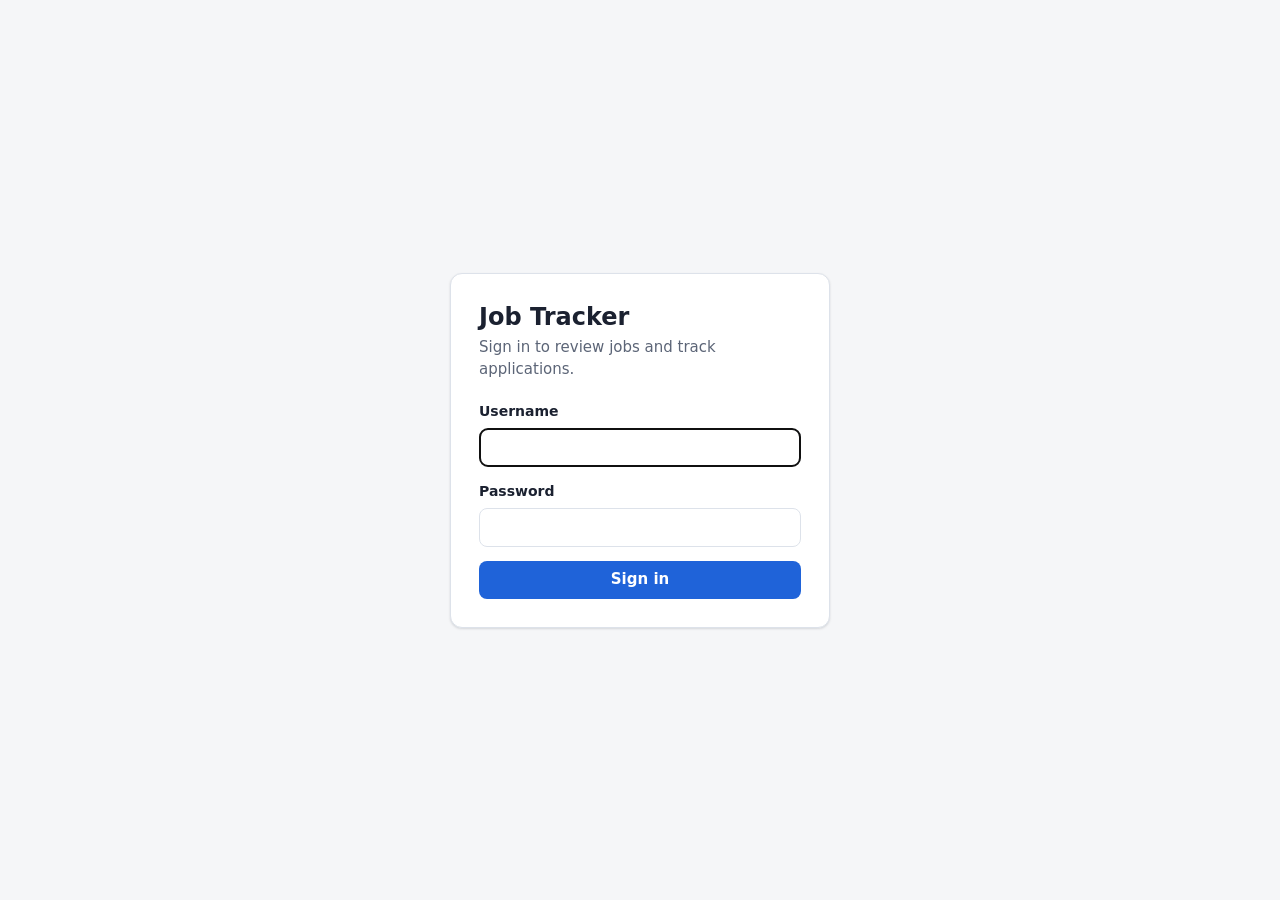
<file: index.html>
<!doctype html>
<html lang="en">
<head>
  <meta charset="utf-8">
  <meta name="viewport" content="width=device-width, initial-scale=1">
  <meta http-equiv="Content-Security-Policy" content="default-src 'self'; connect-src 'self' https://api.github.com; img-src 'self' data:; style-src 'self'; script-src 'self'; object-src 'none'; base-uri 'none'">
  <meta name="referrer" content="no-referrer">
  <meta name="robots" content="noindex, nofollow">
  <title>Job Tracker</title>
  <link rel="icon" href="data:,">
  <link rel="stylesheet" href="styles.css">
  <script type="module" src="js/main.js"></script>
</head>
<body>
  <main id="login-view" class="login-view" hidden>
    <form id="login-form" class="login-card" autocomplete="on">
      <h1>Job Tracker</h1>
      <p class="muted">Sign in to review jobs and track applications.</p>
      <label class="field">
        <span>Username</span>
        <input id="login-username" name="username" autocomplete="username" required>
      </label>
      <label class="field">
        <span>Password</span>
        <input id="login-password" name="password" type="password" autocomplete="current-password" required>
      </label>
      <p id="login-error" class="form-error" role="alert" hidden></p>
      <button id="login-submit" class="btn btn-primary btn-block" type="submit">Sign in</button>
      <p id="setup-note" class="setup-note" hidden>
        This tracker isn't set up yet. Open <a href="setup.html">setup</a> to create your login.
      </p>
    </form>
  </main>

  <div id="app-view" class="app" hidden>
    <header class="topbar">
      <div>
        <h1 class="brand">Job Tracker</h1>
        <p id="last-run" class="muted small"></p>
      </div>
      <div class="topbar-actions">
        <button id="refresh-btn" class="btn btn-secondary btn-sm" type="button">Refresh</button>
        <button id="signout-btn" class="btn btn-ghost btn-sm" type="button">Sign out</button>
      </div>
    </header>

    <div id="pending-banner" class="banner" hidden>
      <span id="pending-text"></span>
      <button id="pending-btn" class="btn btn-primary btn-sm" type="button">Confirm applications</button>
    </div>

    <nav id="tabs" class="tabs" role="tablist" aria-label="Job lists"></nav>

    <div class="filters">
      <input id="search" class="input" type="search" placeholder="Search title, company, location…" aria-label="Search jobs">
      <select id="country" class="input" aria-label="Filter by country"></select>
    </div>

    <section id="content" role="tabpanel"></section>
  </div>

  <dialog id="apply-dialog" class="dialog" aria-labelledby="apply-title">
    <h2 id="apply-title">Did you apply?</h2>
    <p class="muted">You opened these job sites. Tick the ones you applied to and they'll move to your pipeline.</p>
    <ul id="apply-list" class="apply-list"></ul>
    <div class="dialog-actions">
      <button id="apply-later" class="btn btn-ghost" type="button">Ask me later</button>
      <button id="apply-confirm" class="btn btn-primary" type="button">Mark as applied</button>
    </div>
  </dialog>

  <div id="toast" class="toast" role="status" aria-live="polite"></div>
</body>
</html>
</file>
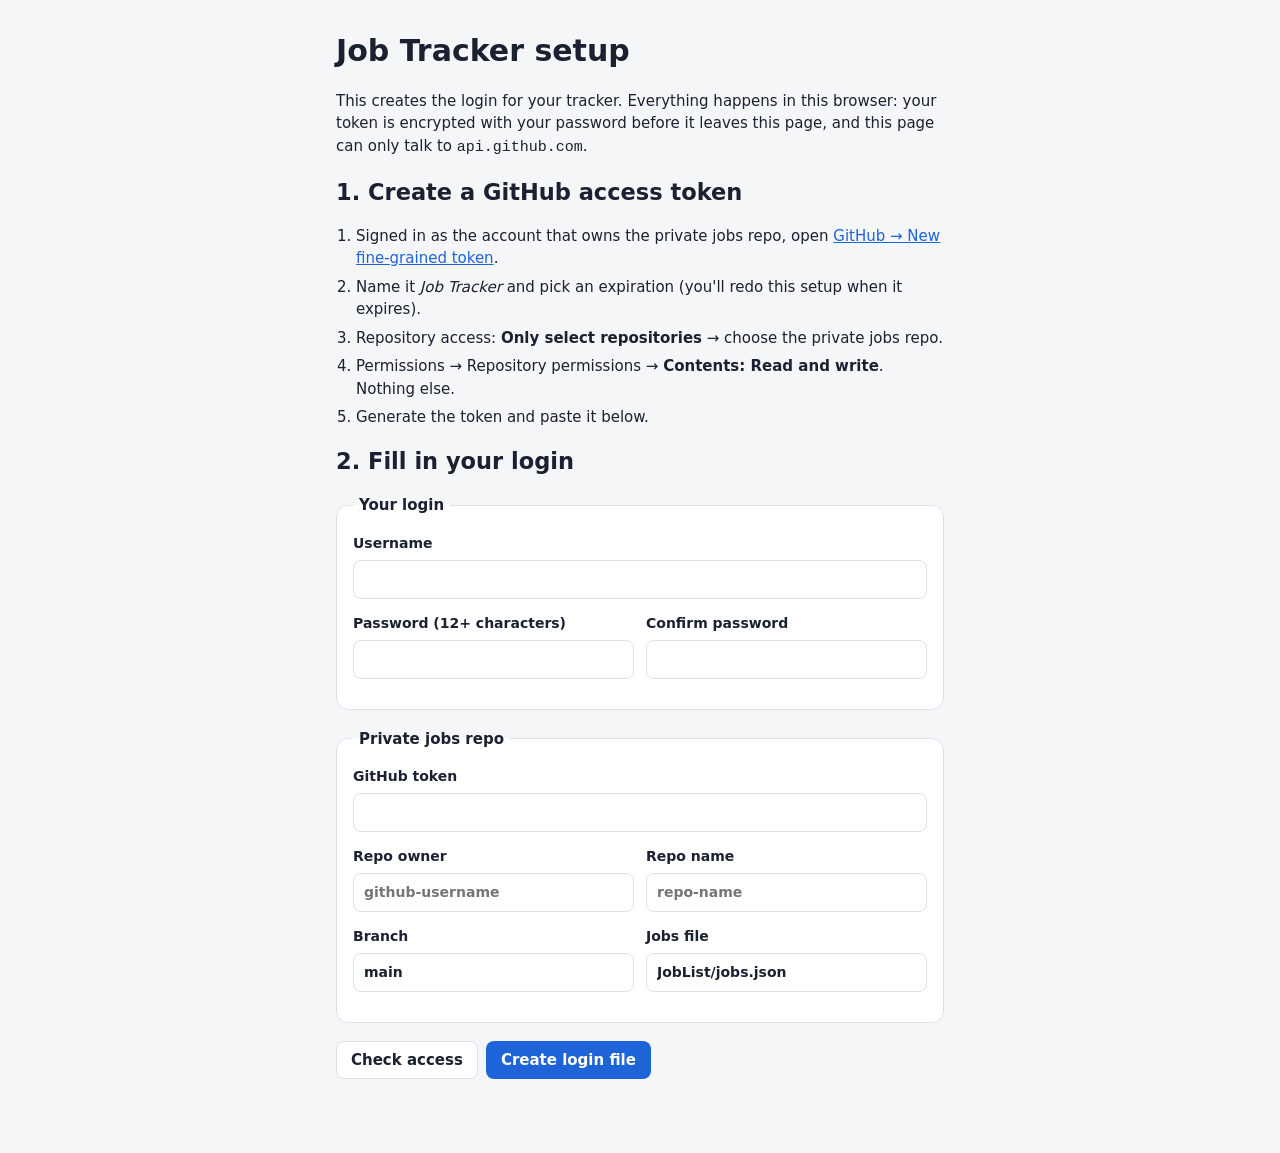
<file: setup.html>
<!doctype html>
<html lang="en">
<head>
  <meta charset="utf-8">
  <meta name="viewport" content="width=device-width, initial-scale=1">
  <meta http-equiv="Content-Security-Policy" content="default-src 'self'; connect-src https://api.github.com; img-src 'self' data:; style-src 'self'; script-src 'self'; object-src 'none'; base-uri 'none'">
  <meta name="referrer" content="no-referrer">
  <meta name="robots" content="noindex, nofollow">
  <title>Job Tracker Setup</title>
  <link rel="icon" href="data:,">
  <link rel="stylesheet" href="styles.css">
  <script type="module" src="js/setup.js"></script>
</head>
<body>
  <main class="setup">
    <h1>Job Tracker setup</h1>
    <p>This creates the login for your tracker. Everything happens in this browser: your token is encrypted
      with your password before it leaves this page, and this page can only talk to <code>api.github.com</code>.</p>

    <h2>1. Create a GitHub access token</h2>
    <ol>
      <li>Signed in as the account that owns the private jobs repo, open
        <a href="https://github.com/settings/personal-access-tokens/new" target="_blank" rel="noopener noreferrer">GitHub → New fine-grained token</a>.</li>
      <li>Name it <em>Job Tracker</em> and pick an expiration (you'll redo this setup when it expires).</li>
      <li>Repository access: <strong>Only select repositories</strong> → choose the private jobs repo.</li>
      <li>Permissions → Repository permissions → <strong>Contents: Read and write</strong>. Nothing else.</li>
      <li>Generate the token and paste it below.</li>
    </ol>

    <h2>2. Fill in your login</h2>
    <form id="setup-form" autocomplete="off">
      <fieldset>
        <legend>Your login</legend>
        <label class="field"><span>Username</span><input id="username" class="input" required></label>
        <div class="field-row">
          <label class="field"><span>Password (12+ characters)</span><input id="password" class="input" type="password" autocomplete="new-password" minlength="12" required></label>
          <label class="field"><span>Confirm password</span><input id="confirm" class="input" type="password" autocomplete="new-password" required></label>
        </div>
      </fieldset>
      <fieldset>
        <legend>Private jobs repo</legend>
        <label class="field"><span>GitHub token</span><input id="token" class="input" type="password" autocomplete="off" required></label>
        <div class="field-row">
          <label class="field"><span>Repo owner</span><input id="owner" class="input" placeholder="github-username" required></label>
          <label class="field"><span>Repo name</span><input id="repo" class="input" placeholder="repo-name" required></label>
        </div>
        <div class="field-row">
          <label class="field"><span>Branch</span><input id="branch" class="input" value="main"></label>
          <label class="field"><span>Jobs file</span><input id="jobs-path" class="input" value="JobList/jobs.json"></label>
        </div>
      </fieldset>
      <div class="button-row">
        <button id="check" class="btn btn-secondary" type="button">Check access</button>
        <button class="btn btn-primary" type="submit">Create login file</button>
      </div>
      <p id="status" class="setup-status" role="status"></p>
    </form>

    <section id="output-section" hidden>
      <h2>3. Publish the login file</h2>
      <p>Download <code>config.enc.json</code> and put it next to <code>index.html</code> in the public site repo
        (or send it to Claude to commit). It's encrypted — useless without your username and password.</p>
      <textarea id="output" class="input output" readonly aria-label="Encrypted login file"></textarea>
      <div class="button-row">
        <button id="download" class="btn btn-primary" type="button">Download config.enc.json</button>
      </div>
    </section>
  </main>
</body>
</html>
</file>
<file: styles.css>
:root {
  --bg: #f5f6f8;
  --surface: #ffffff;
  --surface-2: #eef1f5;
  --text: #1b2130;
  --muted: #5c6577;
  --border: #dde2ea;
  --accent: #1f63d9;
  --accent-hover: #1852b8;
  --accent-text: #ffffff;
  --accent-soft: #e6eefc;
  --nl: #b4510a;
  --nl-soft: #fff0e2;
  --ok: #12703e;
  --ok-soft: #e1f4e9;
  --warn: #855600;
  --warn-soft: #fdf3d8;
  --danger: #b42318;
  --danger-soft: #fdecea;
  --radius: 12px;
  --shadow: 0 1px 2px rgb(16 24 40 / 6%), 0 1px 3px rgb(16 24 40 / 8%);
  color-scheme: light dark;
}

@media (prefers-color-scheme: dark) {
  :root {
    --bg: #0f1217;
    --surface: #171b22;
    --surface-2: #1f2530;
    --text: #e6e9ef;
    --muted: #98a1b0;
    --border: #2b3240;
    --accent: #5a93ff;
    --accent-hover: #78a7ff;
    --accent-text: #0b1220;
    --accent-soft: #1a2944;
    --nl: #ffa057;
    --nl-soft: #3a2615;
    --ok: #55d391;
    --ok-soft: #13301f;
    --warn: #f0c454;
    --warn-soft: #382e12;
    --danger: #ff7a6e;
    --danger-soft: #3a1b18;
    --shadow: none;
  }
}

*,
*::before,
*::after {
  box-sizing: border-box;
}

[hidden] {
  display: none !important;
}

body {
  margin: 0;
  background: var(--bg);
  color: var(--text);
  font: 15px/1.5 system-ui, -apple-system, "Segoe UI", Roboto, sans-serif;
}

h1,
h2,
h3,
h4 {
  line-height: 1.25;
}

a {
  color: var(--accent);
}

.muted {
  color: var(--muted);
}

.small {
  font-size: 13px;
}

/* ---- buttons & inputs ---- */

.btn {
  display: inline-flex;
  align-items: center;
  justify-content: center;
  gap: 6px;
  min-height: 38px;
  padding: 0 14px;
  border: 1px solid transparent;
  border-radius: 8px;
  font: inherit;
  font-weight: 600;
  text-decoration: none;
  cursor: pointer;
  white-space: nowrap;
}

.btn:focus-visible,
.input:focus-visible,
.tab:focus-visible,
.notes:focus-visible,
.stage-select:focus-visible {
  outline: 2px solid var(--accent);
  outline-offset: 2px;
}

.btn:disabled,
.btn.is-disabled {
  opacity: 0.5;
  cursor: not-allowed;
  pointer-events: none;
}

.btn-primary {
  background: var(--accent);
  color: var(--accent-text);
}

.btn-primary:hover {
  background: var(--accent-hover);
}

.btn-secondary {
  background: var(--surface);
  border-color: var(--border);
  color: var(--text);
}

.btn-secondary:hover {
  background: var(--surface-2);
}

.btn-ghost {
  background: transparent;
  color: var(--muted);
}

.btn-ghost:hover {
  background: var(--surface-2);
  color: var(--text);
}

.btn-sm {
  min-height: 32px;
  padding: 0 10px;
  font-size: 13px;
}

.btn-block {
  width: 100%;
}

.input,
.field input,
.notes,
.stage-select {
  width: 100%;
  min-height: 38px;
  padding: 8px 10px;
  border: 1px solid var(--border);
  border-radius: 8px;
  background: var(--surface);
  color: var(--text);
  font: inherit;
}

.link {
  font-size: 13px;
  font-weight: 600;
  text-decoration: none;
}

.link:hover {
  text-decoration: underline;
}

/* ---- login ---- */

.login-view {
  display: grid;
  min-height: 100vh;
  place-items: center;
  padding: 24px 16px;
}

.login-card {
  width: 100%;
  max-width: 380px;
  padding: 28px;
  border: 1px solid var(--border);
  border-radius: var(--radius);
  background: var(--surface);
  box-shadow: var(--shadow);
}

.login-card h1 {
  margin: 0 0 4px;
  font-size: 24px;
}

.login-card > .muted {
  margin: 0 0 20px;
}

.field {
  display: grid;
  gap: 6px;
  margin-bottom: 14px;
  font-size: 14px;
  font-weight: 600;
}

.form-error {
  margin: 0 0 14px;
  padding: 8px 10px;
  border-radius: 8px;
  background: var(--danger-soft);
  color: var(--danger);
  font-size: 14px;
}

.setup-note {
  margin: 16px 0 0;
  font-size: 14px;
  color: var(--muted);
}

/* ---- app shell ---- */

.app {
  max-width: 1180px;
  margin: 0 auto;
  padding: 20px 16px 64px;
}

.topbar {
  display: flex;
  flex-wrap: wrap;
  align-items: center;
  justify-content: space-between;
  gap: 12px;
  margin-bottom: 16px;
}

.brand {
  margin: 0;
  font-size: 22px;
}

.topbar p {
  margin: 2px 0 0;
}

.topbar-actions {
  display: flex;
  gap: 8px;
}

.banner {
  display: flex;
  flex-wrap: wrap;
  align-items: center;
  justify-content: space-between;
  gap: 10px;
  margin-bottom: 16px;
  padding: 12px 14px;
  border: 1px solid var(--accent);
  border-radius: var(--radius);
  background: var(--accent-soft);
  font-weight: 600;
}

.tabs {
  display: flex;
  gap: 4px;
  margin-bottom: 12px;
  padding: 4px;
  overflow-x: auto;
  border-radius: var(--radius);
  background: var(--surface-2);
}

.tab {
  display: inline-flex;
  flex: 0 0 auto;
  align-items: center;
  gap: 8px;
  min-height: 38px;
  padding: 0 14px;
  border: 0;
  border-radius: 8px;
  background: transparent;
  color: var(--muted);
  font: inherit;
  font-weight: 600;
  cursor: pointer;
}

.tab[aria-selected="true"] {
  background: var(--surface);
  color: var(--text);
  box-shadow: var(--shadow);
}

.tab-count {
  min-width: 24px;
  padding: 0 7px;
  border-radius: 999px;
  background: var(--border);
  color: var(--text);
  font-size: 12px;
  line-height: 20px;
  text-align: center;
}

.filters {
  display: grid;
  grid-template-columns: minmax(0, 1fr) 220px;
  gap: 8px;
  margin-bottom: 16px;
}

.empty {
  padding: 40px 16px;
  border: 1px dashed var(--border);
  border-radius: var(--radius);
  color: var(--muted);
  text-align: center;
}

/* ---- cards ---- */

.card-list {
  display: grid;
  gap: 12px;
}

.card {
  padding: 16px 18px;
  border: 1px solid var(--border);
  border-radius: var(--radius);
  background: var(--surface);
  box-shadow: var(--shadow);
  transition: opacity 0.15s;
}

.card-nl {
  border-left: 4px solid var(--nl);
}

.card.is-busy {
  opacity: 0.55;
}

.card-title {
  margin: 0;
  font-size: 17px;
}

.card-meta {
  margin: 2px 0 0;
  color: var(--muted);
  font-size: 14px;
}

.card-deadline {
  margin: 6px 0 0;
  font-size: 14px;
}

.card-deadline.deadline-soon {
  color: var(--warn);
}

.card-deadline.deadline-passed,
.card-deadline.deadline-unknown {
  color: var(--muted);
}

.card-summary {
  margin: 10px 0 0;
}

.badges {
  display: flex;
  flex-wrap: wrap;
  gap: 6px;
  margin-bottom: 8px;
}

.badge {
  padding: 2px 9px;
  border-radius: 999px;
  font-size: 12px;
  font-weight: 600;
}

.badge-nl {
  background: var(--nl-soft);
  color: var(--nl);
}

.badge-ok {
  background: var(--ok-soft);
  color: var(--ok);
}

.badge-warn {
  background: var(--warn-soft);
  color: var(--warn);
}

.badge-neutral {
  background: var(--surface-2);
  color: var(--muted);
}

.details {
  margin-top: 10px;
}

.details summary {
  color: var(--accent);
  font-size: 13px;
  font-weight: 600;
  cursor: pointer;
}

.detail h4 {
  margin: 12px 0 4px;
  font-size: 13px;
  letter-spacing: 0.02em;
  color: var(--muted);
  text-transform: uppercase;
}

.detail p,
.detail ul {
  margin: 0;
  font-size: 14px;
}

.detail ul {
  padding-left: 18px;
}

.actions {
  display: flex;
  flex-wrap: wrap;
  align-items: center;
  gap: 8px;
  margin-top: 14px;
}

/* ---- pipeline board ---- */

.board {
  display: grid;
  grid-template-columns: repeat(3, minmax(0, 1fr));
  gap: 14px;
  align-items: start;
}

.column {
  display: grid;
  gap: 10px;
  padding: 12px;
  border-radius: var(--radius);
  background: var(--surface-2);
}

.column-head {
  display: flex;
  align-items: center;
  justify-content: space-between;
}

.column-head h2 {
  margin: 0;
  font-size: 15px;
}

.count {
  min-width: 24px;
  padding: 0 7px;
  border-radius: 999px;
  background: var(--surface);
  font-size: 12px;
  font-weight: 600;
  line-height: 20px;
  text-align: center;
}

.column-empty {
  margin: 0;
  padding: 16px 0;
  color: var(--muted);
  font-size: 13px;
  text-align: center;
}

.card-compact {
  padding: 14px;
}

.card-compact .card-title {
  font-size: 15px;
}

.card-compact > .small {
  margin: 6px 0 0;
}

.stage-label {
  display: grid;
  gap: 4px;
  margin-top: 10px;
}

.notes {
  margin-top: 10px;
  resize: vertical;
}

/* ---- dialog & toast ---- */

.dialog {
  width: min(560px, calc(100vw - 32px));
  padding: 22px;
  border: 1px solid var(--border);
  border-radius: var(--radius);
  background: var(--surface);
  color: var(--text);
}

.dialog::backdrop {
  background: rgb(10 14 20 / 55%);
}

.dialog h2 {
  margin: 0 0 4px;
  font-size: 20px;
}

.apply-list {
  display: grid;
  gap: 8px;
  margin: 16px 0;
  padding: 0;
  list-style: none;
}

.apply-item {
  display: flex;
  align-items: center;
  justify-content: space-between;
  gap: 8px;
  padding: 10px 12px;
  border: 1px solid var(--border);
  border-radius: 8px;
}

.apply-label {
  display: flex;
  align-items: flex-start;
  gap: 10px;
  cursor: pointer;
}

.apply-label input {
  width: 18px;
  height: 18px;
  margin-top: 2px;
  flex: 0 0 auto;
}

.dialog-actions {
  display: flex;
  justify-content: flex-end;
  gap: 8px;
}

.toast {
  position: fixed;
  bottom: 20px;
  left: 50%;
  max-width: calc(100vw - 32px);
  padding: 10px 16px;
  border-radius: 10px;
  background: var(--text);
  color: var(--bg);
  font-size: 14px;
  font-weight: 600;
  opacity: 0;
  pointer-events: none;
  transform: translate(-50%, 12px);
  transition: opacity 0.2s, transform 0.2s;
}

.toast.show {
  opacity: 1;
  transform: translate(-50%, 0);
}

.toast.error {
  background: var(--danger);
  color: #fff;
}

/* ---- setup page ---- */

.setup {
  max-width: 640px;
  margin: 0 auto;
  padding: 32px 16px 64px;
}

.setup h1 {
  margin-top: 0;
}

.setup ol {
  padding-left: 20px;
}

.setup li {
  margin-bottom: 6px;
}

.setup fieldset {
  margin: 0 0 18px;
  padding: 16px;
  border: 1px solid var(--border);
  border-radius: var(--radius);
  background: var(--surface);
}

.setup legend {
  padding: 0 6px;
  font-weight: 700;
}

.field-row {
  display: grid;
  grid-template-columns: 1fr 1fr;
  gap: 12px;
}

.setup-status {
  margin: 12px 0;
  font-weight: 600;
}

.setup-status.ok {
  color: var(--ok);
}

.setup-status.error {
  color: var(--danger);
}

.output {
  width: 100%;
  min-height: 160px;
  font: 12px/1.4 ui-monospace, SFMono-Regular, Menlo, monospace;
}

.button-row {
  display: flex;
  flex-wrap: wrap;
  gap: 8px;
}

@media (max-width: 860px) {
  .board {
    grid-template-columns: 1fr;
  }
}

@media (max-width: 560px) {
  .filters,
  .field-row {
    grid-template-columns: 1fr;
  }

  .card {
    padding: 14px;
  }

  .actions .btn {
    flex: 1 1 auto;
  }
}
</file>
